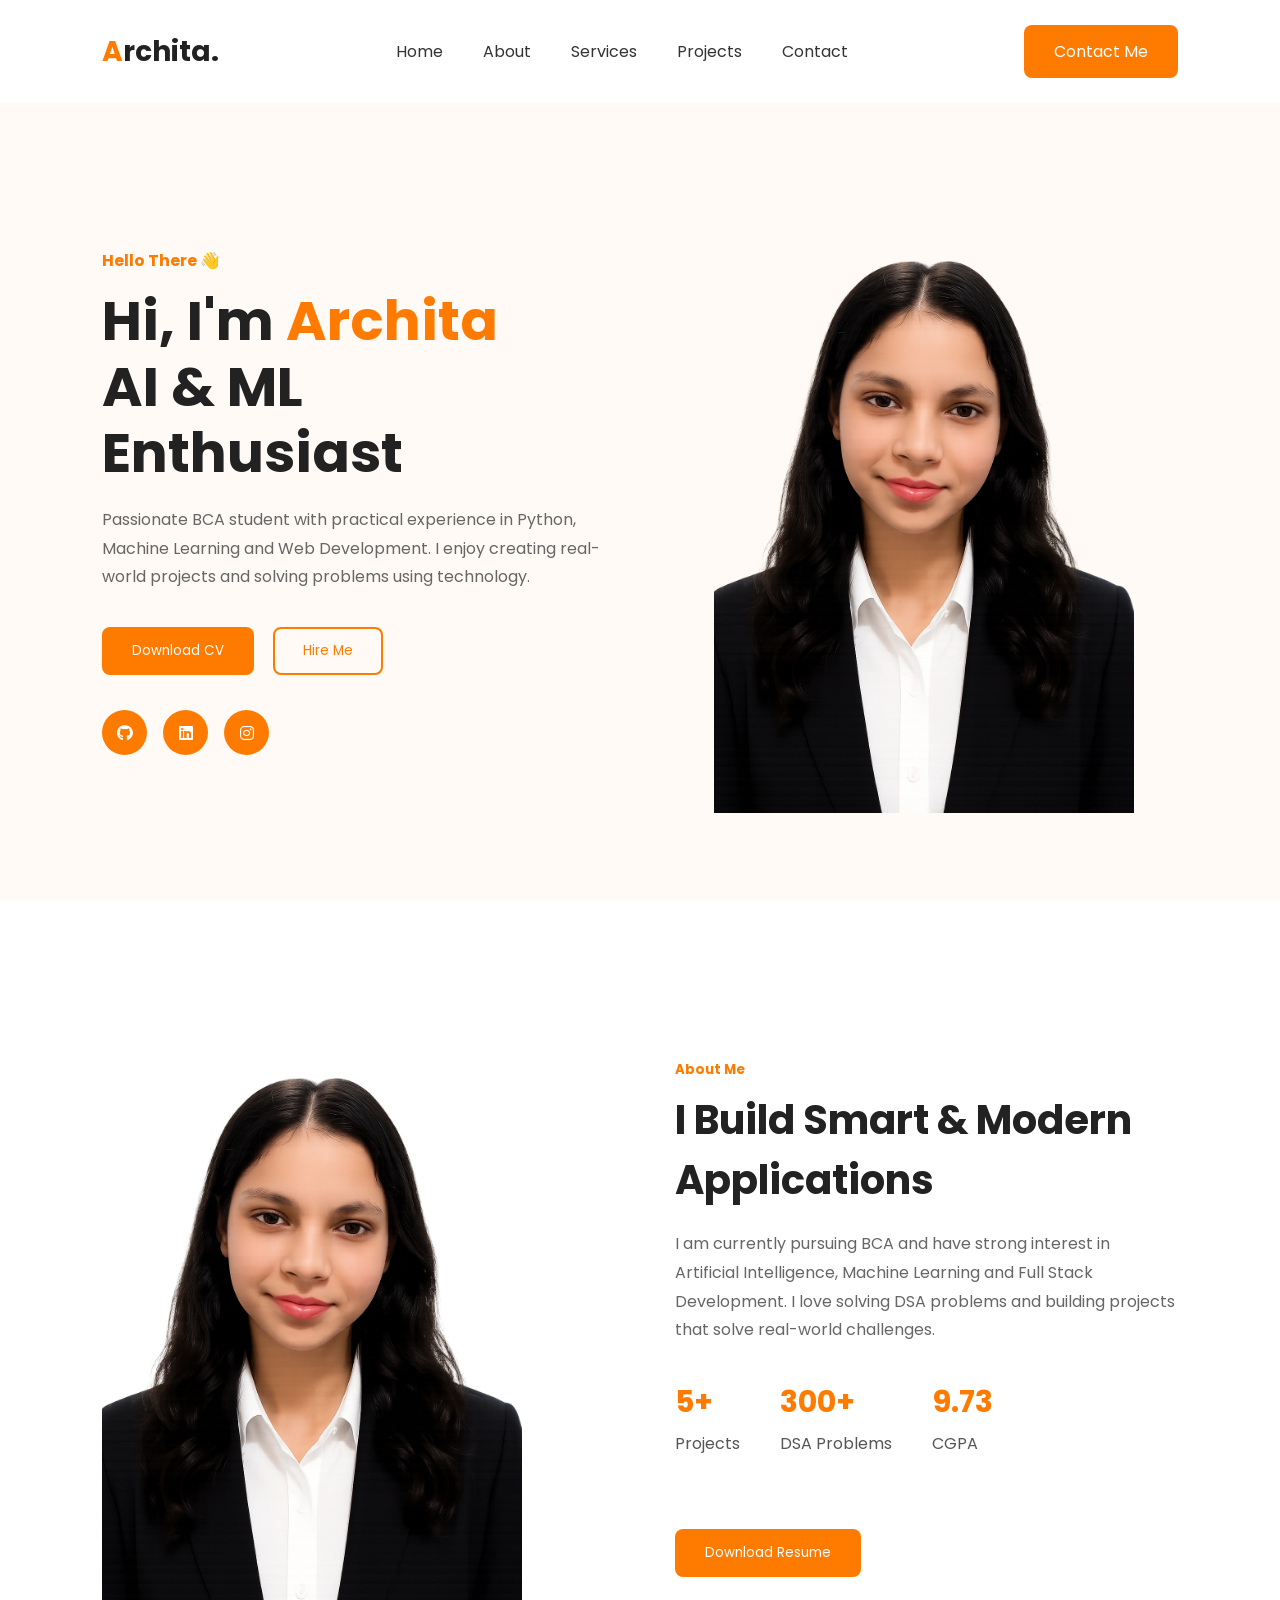
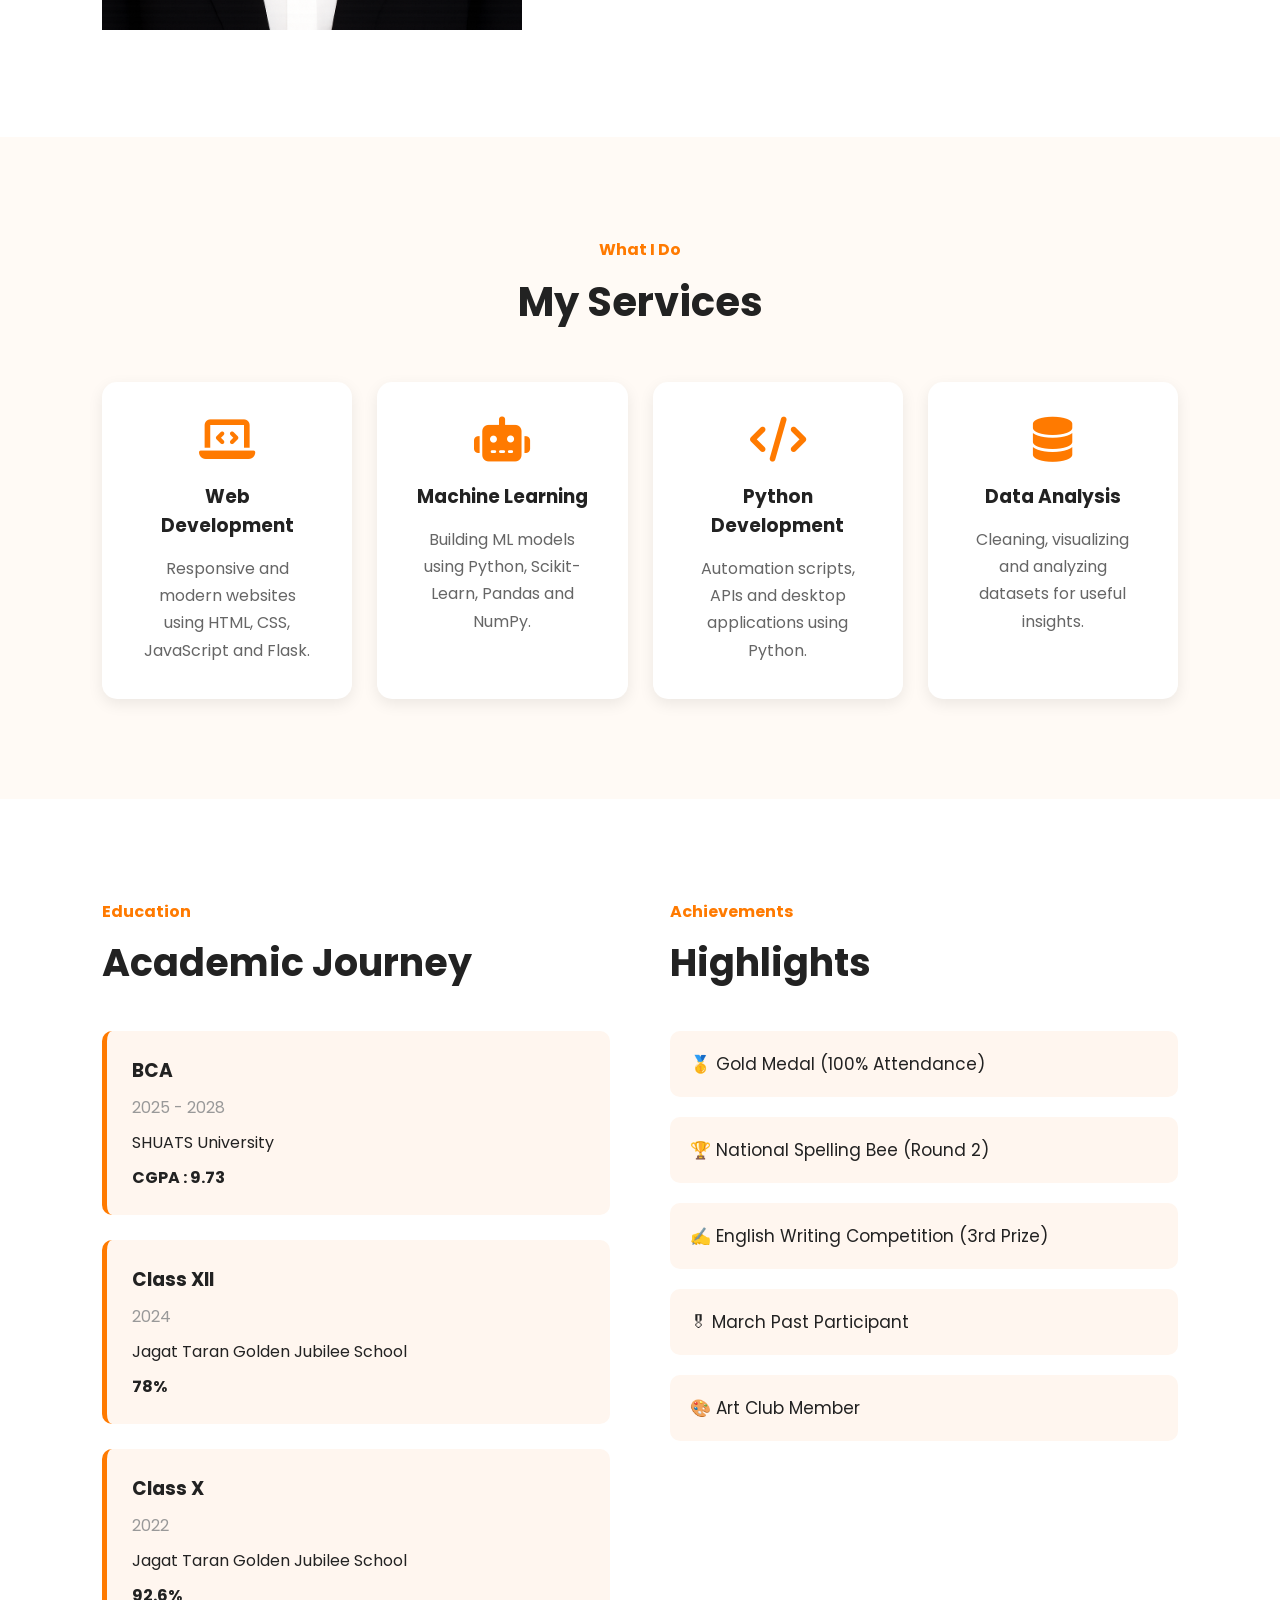
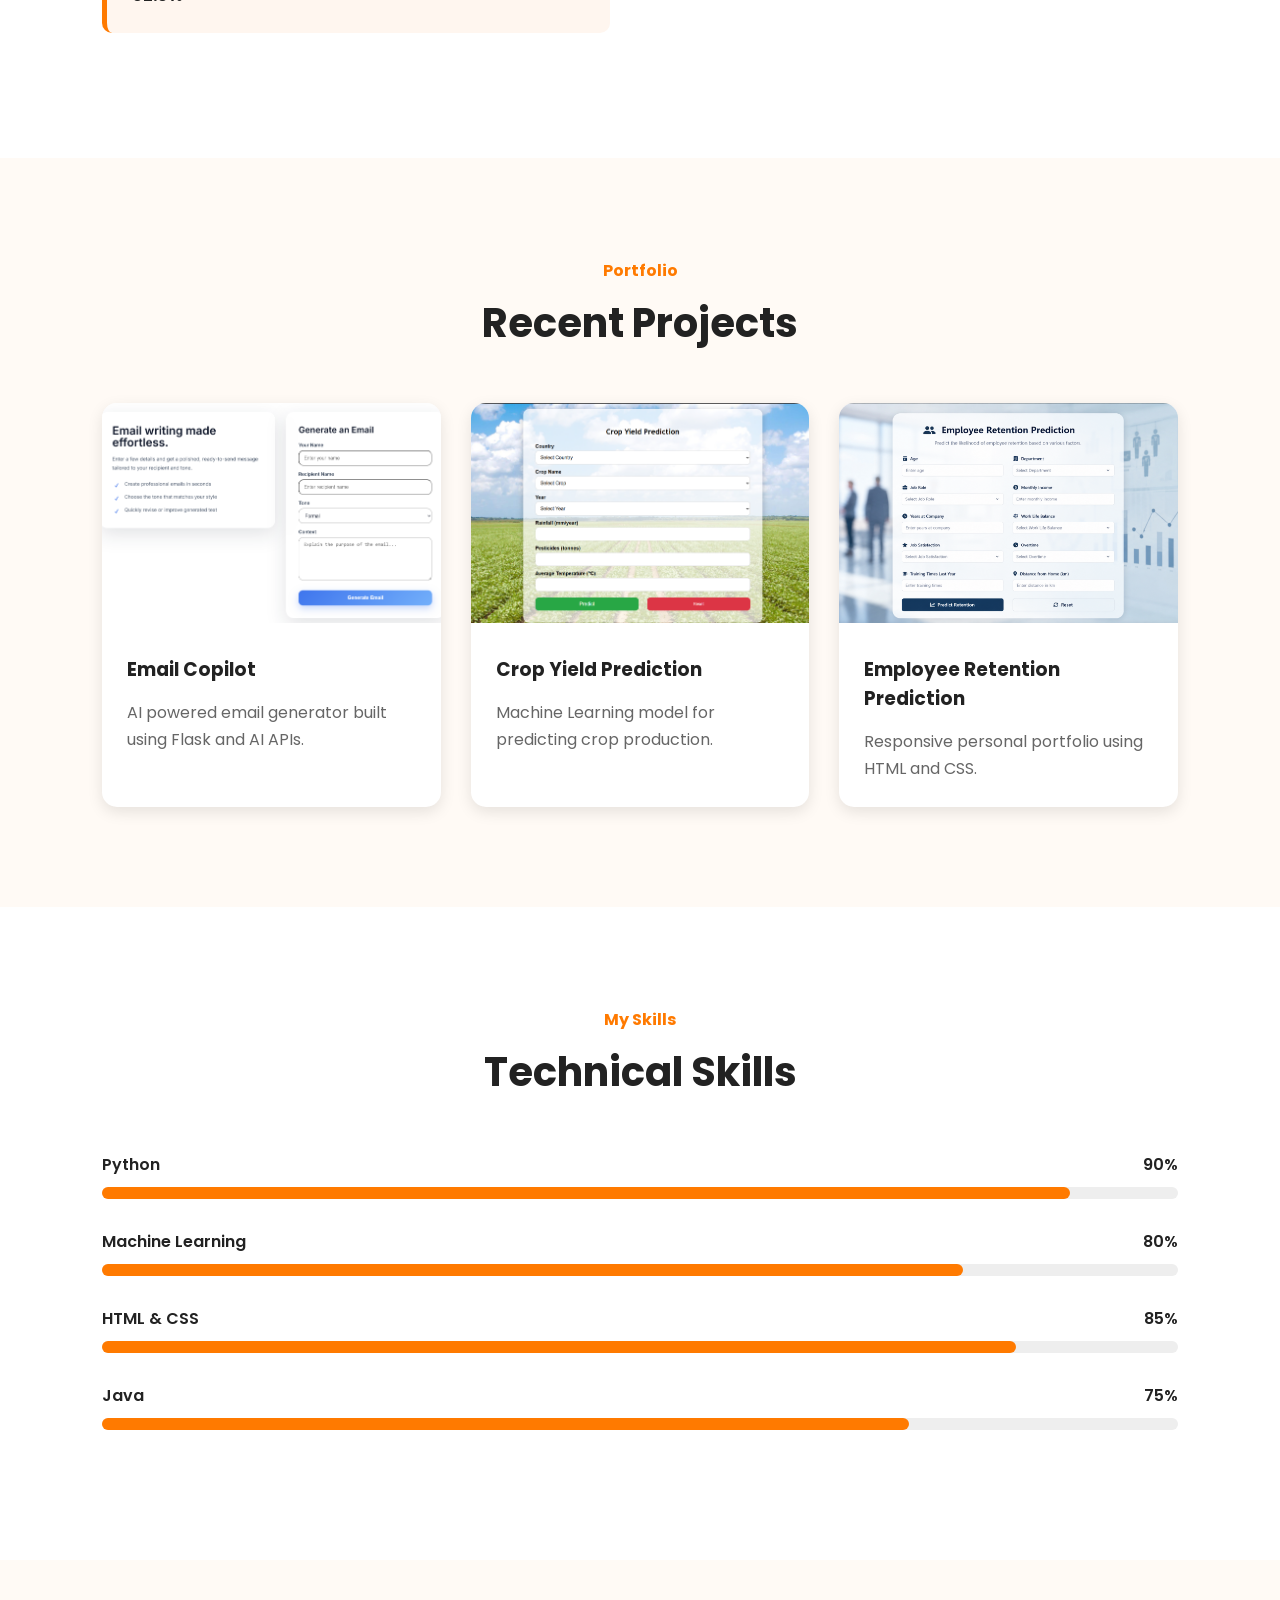
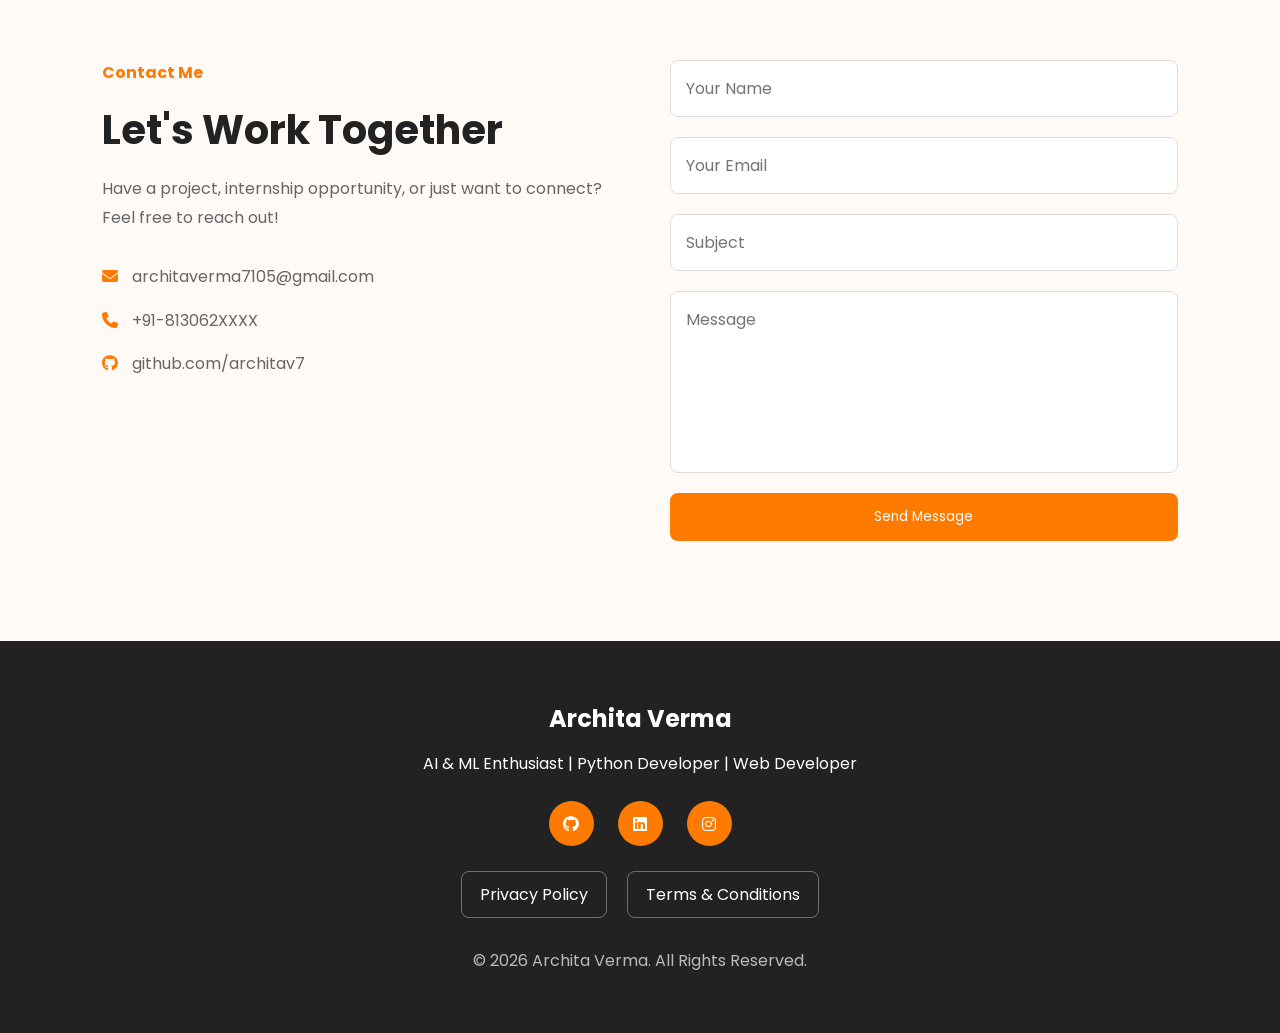
<file: index.html>
<!DOCTYPE html>
<html lang="en">
<head>
    <meta charset="UTF-8">
    <meta name="viewport" content="width=device-width, initial-scale=1.0">
    <title>Archita Verma | Portfolio</title>

 <link rel="icon" type="image/x-icon" href="/Profile.png">

    <!-- CSS -->
    <link rel="stylesheet" href="style.css">

    <!-- Icons -->
    <link rel="stylesheet"
    href="https://cdnjs.cloudflare.com/ajax/libs/font-awesome/6.5.2/css/all.min.css">
</head>


<body>

<!-- ================= NAVBAR ================= -->

<header>
 
    <div class="logo">
        <span>A</span>rchita.
    </div>

    <div class="nav-wrap">
        <input type="checkbox" id="menu-toggle" class="menu-checkbox">

        <label for="menu-toggle" class="menu-toggle" aria-label="Toggle navigation">
            <i class="fa-solid fa-bars"></i>
        </label>

        <nav class="nav-links">
            <a href="#home">Home</a>
            <a href="#about">About</a>
            <a href="#services">Services</a>
            <a href="#projects">Projects</a>
            <a href="#contact">Contact</a>
        </nav>
    </div>

   <a href="#contact" class="btn nav-links" >Contact Me</a>

</header>

<!-- ================= HERO ================= -->

<section  id="home" class="hero">

    <div class="hero-text">

        <h4>Hello There 👋</h4>

        <h1>
            Hi, I'm <span>Archita</span><br>
            AI & ML Enthusiast
        </h1>

        <p>
            Passionate BCA student with practical experience in
            Python, Machine Learning and Web Development.
            I enjoy creating real-world projects and solving
            problems using technology.
        </p>

        <div class="hero-buttons">

            <button class="btn">
                Download CV
            </button>

            <button class="btn-outline">
                Hire Me
            </button>

        </div>

        <div class="social-icons">

            <a href="#"><i class="fab fa-github"></i></a>

            <a href="#"><i class="fab fa-linkedin"></i></a>

            <a href="#"><i class="fab fa-instagram"></i></a>

        </div>

    </div>


    <div class="hero-image">

        <!-- Replace this image with your own -->
        <img    src= "Profile.png" alt="Profile">

    </div>

</section>

<!-- ================= ABOUT ================= -->

<section id="about" class="about">

    <div class="about-image">

        <img src="Profile.png" alt="Profile">

    </div>


    <div class="about-text">

        <h5>About Me</h5>

        <h2>
            I Build Smart & Modern
            Applications
        </h2>

        <p>

            I am currently pursuing BCA and have strong interest
            in Artificial Intelligence, Machine Learning and
            Full Stack Development.

            I love solving DSA problems and building projects
            that solve real-world challenges.

        </p>

        <div class="about-box">

            <div>

                <h3>5+</h3>
                <p>Projects</p>

            </div>

            <div>

                <h3>300+</h3>
                <p>DSA Problems</p>

            </div>

            <div>

                <h3>9.73</h3>
                <p>CGPA</p>

            </div>

        </div>

        <button class="btn">

            Download Resume

        </button>

    </div>

</section>
  <!-- ================= SERVICES ================= -->

<section id="services" class="services">

    <h4>What I Do</h4>
    <h2>My Services</h2>

    <div class="service-container">

        <div class="service-card">
            <i class="fas fa-laptop-code"></i>
            <h3>Web Development</h3>
            <p>
                Responsive and modern websites using HTML, CSS,
                JavaScript and Flask.
            </p>
        </div>

        <div class="service-card">
            <i class="fas fa-robot"></i>
            <h3>Machine Learning</h3>
            <p>
                Building ML models using Python,
                Scikit-Learn, Pandas and NumPy.
            </p>
        </div>

        <div class="service-card">
            <i class="fas fa-code"></i>
            <h3>Python Development</h3>
            <p>
                Automation scripts, APIs and desktop
                applications using Python.
            </p>
        </div>

        <div class="service-card">
            <i class="fas fa-database"></i>
            <h3>Data Analysis</h3>
            <p>
                Cleaning, visualizing and analyzing
                datasets for useful insights.
            </p>
        </div>

    </div>

</section>


<!-- ================= EDUCATION ================= -->

<section id="education" class="education">

    <div class="education-left">

        <h4>Education</h4>
        <h2>Academic Journey</h2>

        <div class="edu-box">

            <h3>BCA</h3>
            <span>2025 - 2028</span>

            <p>
                SHUATS University
            </p>

            <strong>CGPA : 9.73</strong>

        </div>

        <div class="edu-box">

            <h3>Class XII</h3>
            <span>2024</span>

            <p>
                Jagat Taran Golden Jubilee School
            </p>

            <strong>78%</strong>

        </div>

        <div class="edu-box">

            <h3>Class X</h3>
            <span>2022</span>

            <p>
                Jagat Taran Golden Jubilee School
            </p>

            <strong>92.6%</strong>

        </div>

    </div>


    <div class="education-right">

        <h4>Achievements</h4>
        <h2>Highlights</h2>

        <div class="achievement">

            🥇 Gold Medal (100% Attendance)

        </div>

        <div class="achievement">

            🏆 National Spelling Bee (Round 2)

        </div>

        <div class="achievement">

            ✍️ English Writing Competition (3rd Prize)

        </div>

        <div class="achievement">

            🎖 March Past Participant

        </div>

        <div class="achievement">

            🎨 Art Club Member

        </div>

    </div>

</section>


<!-- ================= PROJECTS ================= -->

<section id="projects" class="projects">

    <h4>Portfolio</h4>
    <h2>Recent Projects</h2>

    <div class="project-container">

        <div class="project-card">

            <img src="Email Writer .png">

            <div class="project-info">

                <h3>Email Copilot</h3>

                <p>
                    AI powered email generator
                    built using Flask and AI APIs.
                </p>

            </div>

        </div>

        <div class="project-card">

            <img src="crop.png">

            <div class="project-info">

                <h3>Crop Yield Prediction</h3>

                <p>
                    Machine Learning model
                    for predicting crop production.
                </p>

            </div>

        </div>

        <div class="project-card">

            <img src="Employee Retention.png">

            <div class="project-info">

                <h3>Employee Retention Prediction</h3>

                <p>
                    Responsive personal portfolio
                    using HTML and CSS.
                </p>

            </div>

        </div>

    </div>

</section>
<!-- ================= SKILLS ================= -->

<section class="skills">

    <h4>My Skills</h4>
    <h2>Technical Skills</h2>

    <div class="skill">

        <div class="skill-title">
            <span>Python</span>
            <span>90%</span>
        </div>

        <div class="progress">
            <div class="progress-bar" style="width:90%;"></div>
        </div>

    </div>

    <div class="skill">

        <div class="skill-title">
            <span>Machine Learning</span>
            <span>80%</span>
        </div>

        <div class="progress">
            <div class="progress-bar" style="width:80%;"></div>
        </div>

    </div>

    <div class="skill">

        <div class="skill-title">
            <span>HTML & CSS</span>
            <span>85%</span>
        </div>

        <div class="progress">
            <div class="progress-bar" style="width:85%;"></div>
        </div>

    </div>

    <div class="skill">

        <div class="skill-title">
            <span>Java</span>
            <span>75%</span>
        </div>

        <div class="progress">
            <div class="progress-bar" style="width:75%;"></div>
        </div>

    </div>

</section>


<!-- ================= CONTACT ================= -->

<section id="contact" class="contact">

    <div class="contact-left">

        <h4>Contact Me</h4>

        <h2>Let's Work Together</h2>

        <p>
            Have a project, internship opportunity, or just want to connect?
            Feel free to reach out!
        </p>

        <div class="contact-info">
            <p><i class="fas fa-envelope"></i> architaverma7105@gmail.com</p>
            <p><i class="fas fa-phone"></i> +91-813062XXXX</p>
            <p><i class="fab fa-github"></i> github.com/architav7</p>
        </div>

    </div>


    <div class="contact-right">

        <form action = "https://formspree.io/f/mzdnjjzd" method = "POST">

            <input type="text" placeholder="Your Name" name = "name">

            <input type="email" placeholder="Your Email" name = "email">

            <input type="text" placeholder="Subject" name = "subject">

            <textarea rows="6" placeholder="Message" name = "message"></textarea>

            <button type = "submit" class="btn">
                Send Message
            </button>

        </form>

    </div>

</section>


<!-- ================= FOOTER ================= -->

<footer>

    <h2>Archita Verma</h2>

    <p>
        AI & ML Enthusiast | Python Developer | Web Developer
    </p>

    <div class="footer-icons">

        <a href="#"><i class="fab fa-github"></i></a>

        <a href="#"><i class="fab fa-linkedin"></i></a>

        <a href="#"><i class="fab fa-instagram"></i></a>

    </div>

    <div class="footer-links">
        <a href="privacy-policy.html">Privacy Policy</a>
        <a href="terms-and-conditions.html">Terms & Conditions</a>
    </div>

    <p class="copyright">

        © 2026 Archita Verma. All Rights Reserved.

    </p>

</footer>

</body>
</html>
</file>
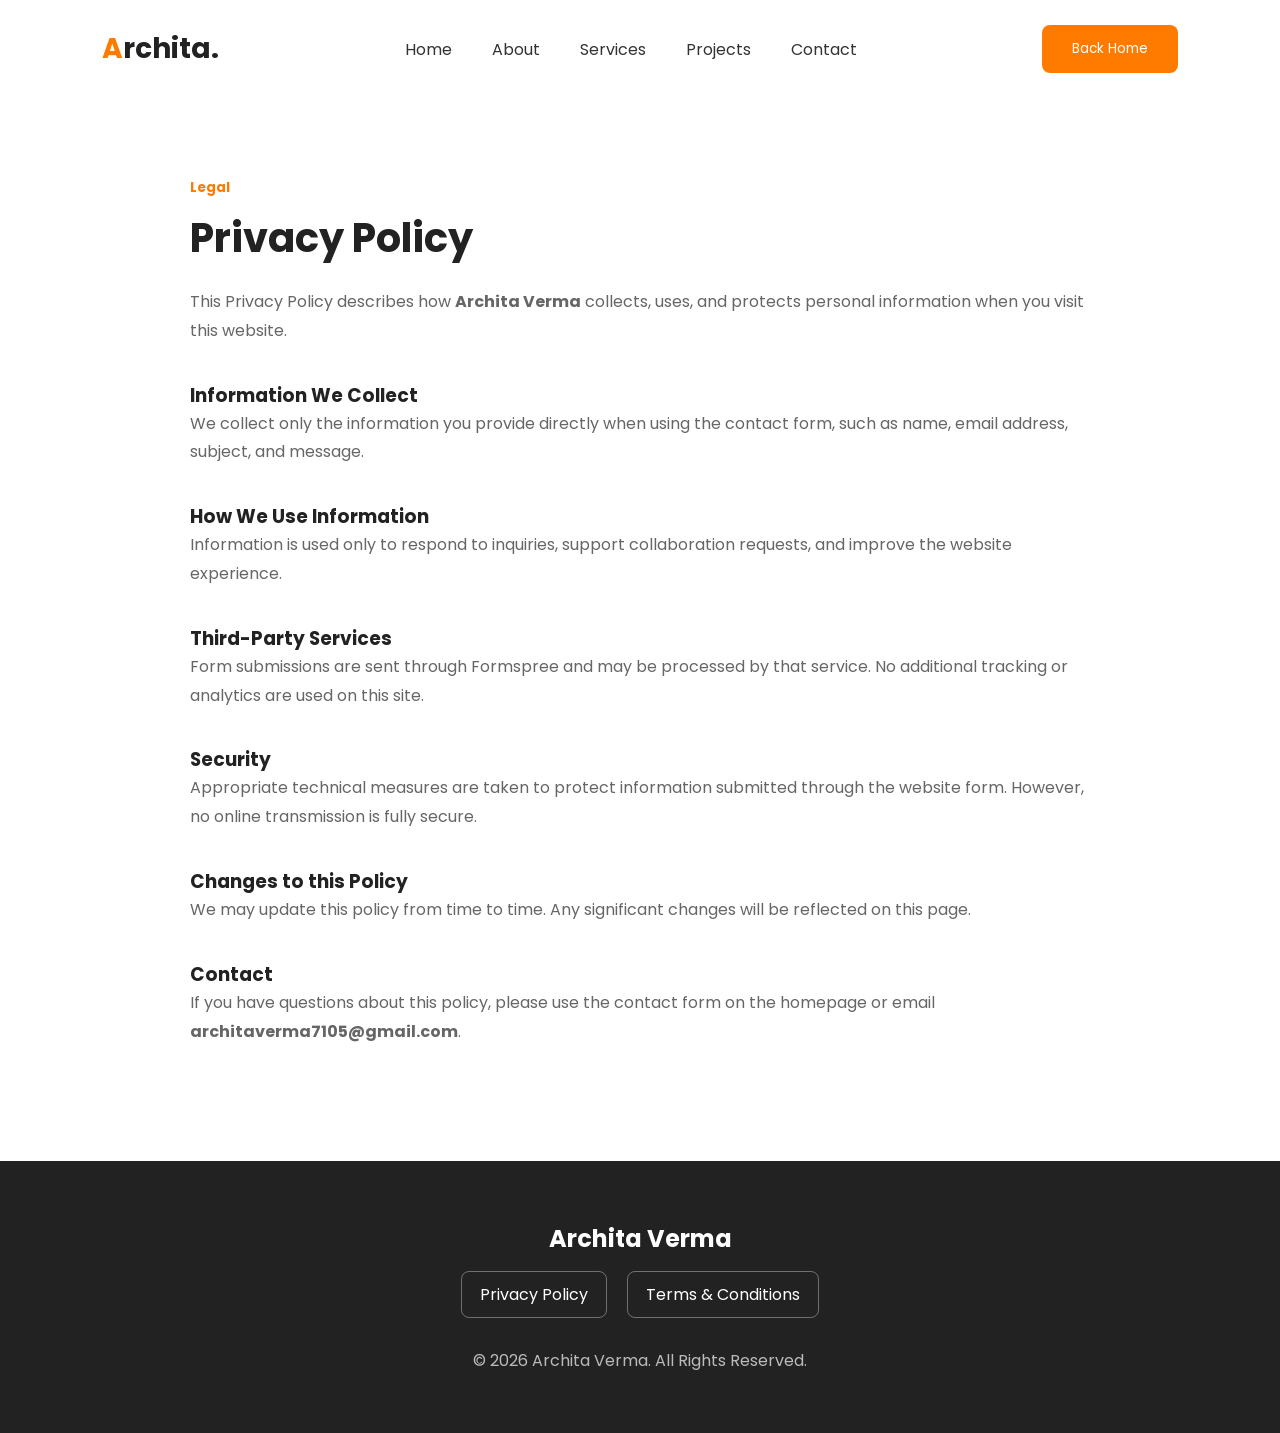
<file: privacy-policy.html>
<!DOCTYPE html>
<html lang="en">
<head>
    <meta charset="UTF-8">
    <meta name="viewport" content="width=device-width, initial-scale=1.0">
    <title>Privacy Policy | Archita Verma</title>
    <link rel="stylesheet" href="style.css">
</head>
<body>
<header>
    <div class="logo"><span>A</span>rchita.</div>
    <nav>
        <a href="index.html">Home</a>
        <a href="index.html#about">About</a>
        <a href="index.html#services">Services</a>
        <a href="index.html#projects">Projects</a>
        <a href="index.html#contact">Contact</a>
    </nav>
    <button class="btn"><a href="index.html" style="color:white; text-decoration:none;">Back Home</a></button>
</header>
<section class="about" style="padding:80px 8%;">
    <div class="about-text" style="flex:1; max-width:900px; margin:auto;">
        <h5>Legal</h5>
        <h2>Privacy Policy</h2>
        <p>This Privacy Policy describes how <strong>Archita Verma</strong> collects, uses, and protects personal information when you visit this website.</p>
        <h3>Information We Collect</h3>
        <p>We collect only the information you provide directly when using the contact form, such as name, email address, subject, and message.</p>
        <h3>How We Use Information</h3>
        <p>Information is used only to respond to inquiries, support collaboration requests, and improve the website experience.</p>
        <h3>Third-Party Services</h3>
        <p>Form submissions are sent through Formspree and may be processed by that service. No additional tracking or analytics are used on this site.</p>
        <h3>Security</h3>
        <p>Appropriate technical measures are taken to protect information submitted through the website form. However, no online transmission is fully secure.</p>
        <h3>Changes to this Policy</h3>
        <p>We may update this policy from time to time. Any significant changes will be reflected on this page.</p>
        <h3>Contact</h3>
        <p>If you have questions about this policy, please use the contact form on the homepage or email <strong>architaverma7105@gmail.com</strong>.</p>
    </div>
</section>
<footer>
    <h2>Archita Verma</h2>
    <div class="footer-links">
        <a href="privacy-policy.html">Privacy Policy</a>
        <a href="terms-and-conditions.html">Terms & Conditions</a>
    </div>
    <p class="copyright">© 2026 Archita Verma. All Rights Reserved.</p>
</footer>
</body>
</html>
</file>
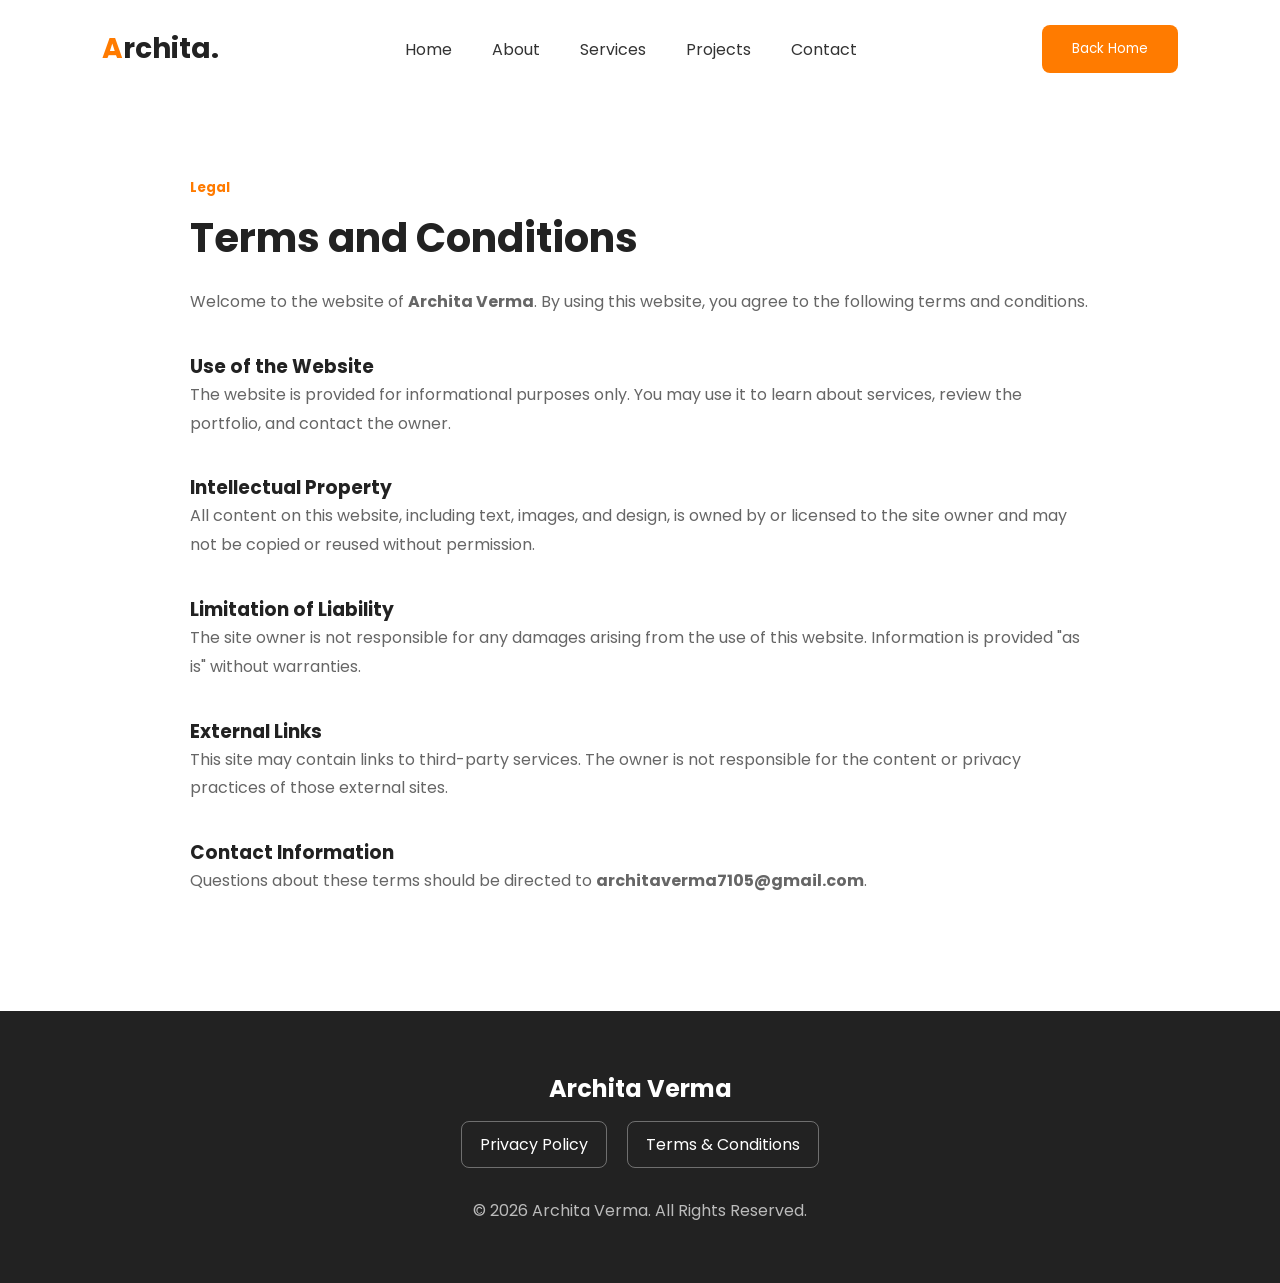
<file: terms-and-conditions.html>
<!DOCTYPE html>
<html lang="en">
<head>
    <meta charset="UTF-8">
    <meta name="viewport" content="width=device-width, initial-scale=1.0">
    <title>Terms and Conditions | Archita Verma</title>
    <link rel="stylesheet" href="style.css">
</head>
<body>
<header>
    <div class="logo"><span>A</span>rchita.</div>
    <nav>
        <a href="index.html">Home</a>
        <a href="index.html#about">About</a>
        <a href="index.html#services">Services</a>
        <a href="index.html#projects">Projects</a>
        <a href="index.html#contact">Contact</a>
    </nav>
    <button class="btn"><a href="index.html" style="color:white; text-decoration:none;">Back Home</a></button>
</header>
<section class="about" style="padding:80px 8%;">
    <div class="about-text" style="flex:1; max-width:900px; margin:auto;">
        <h5>Legal</h5>
        <h2>Terms and Conditions</h2>
        <p>Welcome to the website of <strong>Archita Verma</strong>. By using this website, you agree to the following terms and conditions.</p>
        <h3>Use of the Website</h3>
        <p>The website is provided for informational purposes only. You may use it to learn about services, review the portfolio, and contact the owner.</p>
        <h3>Intellectual Property</h3>
        <p>All content on this website, including text, images, and design, is owned by or licensed to the site owner and may not be copied or reused without permission.</p>
        <h3>Limitation of Liability</h3>
        <p>The site owner is not responsible for any damages arising from the use of this website. Information is provided "as is" without warranties.</p>
        <h3>External Links</h3>
        <p>This site may contain links to third-party services. The owner is not responsible for the content or privacy practices of those external sites.</p>
        <h3>Contact Information</h3>
        <p>Questions about these terms should be directed to <strong>architaverma7105@gmail.com</strong>.</p>
    </div>
</section>
<footer>
    <h2>Archita Verma</h2>
    <div class="footer-links">
        <a href="privacy-policy.html">Privacy Policy</a>
        <a href="terms-and-conditions.html">Terms & Conditions</a>
    </div>
    <p class="copyright">© 2026 Archita Verma. All Rights Reserved.</p>
</footer>
</body>
</html>
</file>
<file: style.css>
/* Google Font */

@import url('https://fonts.googleapis.com/css2?family=Poppins:wght@300;400;500;600;700;800&display=swap');

*{
    margin:0;
    padding:0;
    box-sizing:border-box;
    font-family:'Poppins',sans-serif;
}

body{

    background:#fffaf5;
    color:#222;
}

/* Navbar */

header{

    display:flex;
    justify-content:space-between;
    align-items:center;

    padding:25px 8%;

    background:white;

    position:sticky;
    top:0;

    z-index:100;
}

.nav-wrap{
    position:relative;
    display:flex;
    align-items:center;
}

.menu-checkbox{
    display:none;
}

.menu-toggle{
    display:none;
    cursor:pointer;
    font-size:22px;
    color:#333;
    padding:10px;
    border-radius:50%;
    background:#fff6ef;
}

.logo{

    font-size:28px;
    font-weight:700;
}

.logo span{

    color:#ff7b00;
}

nav a{

    text-decoration:none;

    color:#333;

    margin:0 18px;

    font-size:16px;

    transition:.3s;
}

nav a:hover{

    color:#ff7b00;
}

.btn{

    background:#ff7b00;

    color:white;

    border:none;

    padding:14px 30px;

    border-radius:8px;

    cursor:pointer;

    transition:.3s;

    text-decoration: none;
}

.btn:hover{

    background:#ff8f22;
}

.btn-outline{

    background:none;

    border:2px solid #ff7b00;

    color:#ff7b00;

    padding:12px 28px;

    border-radius:8px;

    cursor:pointer;

    margin-left:15px;
}

.btn-outline:hover{

    background:#ff7b00;

    color:white;
}






/* Hero */

.hero{

    display:flex;

    justify-content:space-between;

    align-items:center;

    padding:80px 8%;

    gap:60px;
}

.hero-text{

    flex:1;
}

.hero-text h4{

    color:#ff7b00;

    margin-bottom:15px;
}

.hero-text h1{

    font-size:55px;

    line-height:1.2;

    margin-bottom:20px;
}

.hero-text span{

    color:#ff7b00;
}

.hero-text p{

    color:#666;

    line-height:1.8;

    margin-bottom:35px;
}

.hero-buttons{

    margin-bottom:35px;
}

.social-icons a{

    display:inline-flex;

    justify-content:center;

    align-items:center;

    width:45px;

    height:45px;

    background:#ff7b00;

    color:white;

    border-radius:50%;

    margin-right:12px;

    text-decoration:none;

    transition:.3s;
}

.social-icons a:hover{

    transform:translateY(-5px);
}

.hero-image{

    flex:1;

    text-align:center;
}

.hero-image img{

    width:420px;

    max-width:100%;
}

/* About */

.about{

    display:flex;

    justify-content:space-between;

    align-items:center;

    padding:100px 8%;

    gap:70px;

    background:white;
}

.about-image{

    flex:1;
}

.about-image img{

    width:420px;

    max-width:100%;
}

.about-text{

    flex:1;
}

.about-text h5{

    color:#ff7b00;

    margin-bottom:10px;
}

.about-text h2{

    font-size:40px;

    margin-bottom:20px;
}

.about-text p{

    color:#666;

    line-height:1.8;

    margin-bottom:35px;
}

.about-box{

    display:flex;

    gap:40px;

    margin-bottom:35px;
}

.about-box h3{

    color:#ff7b00;

    font-size:30px;
}

.about-box p{

    margin-top:5px;

    color:#555;
}

/* ================= SERVICES ================= */

.services{

    padding:100px 8%;
    background:#fffaf5;
    text-align:center;

}

.services h4{

    color:#ff7a00;
}

.services h2{

    font-size:40px;
    margin:10px 0 50px;

}

.service-container{

    display:grid;
    grid-template-columns:repeat(auto-fit,minmax(250px,1fr));
    gap:25px;

}

.service-card{

    background:white;
    padding:35px;
    border-radius:15px;
    transition:.3s;
    box-shadow:0 5px 15px rgba(0,0,0,.08);

}

.service-card:hover{

    transform:translateY(-10px);

}

.service-card i{

    font-size:45px;
    color:#ff7a00;
    margin-bottom:20px;

}

.service-card h3{

    margin-bottom:15px;

}

.service-card p{

    color:#666;
    line-height:1.7;

}

/* ================= EDUCATION ================= */

.education{

    padding:100px 8%;
    display:flex;
    justify-content:space-between;
    gap:60px;
    background:white;

}

.education-left,
.education-right{

    flex:1;

}

.education h4{

    color:#ff7a00;

}

.education h2{

    margin:10px 0 40px;
    font-size:38px;

}

.edu-box{

    background:#fff6ef;
    padding:25px;
    border-left:5px solid #ff7a00;
    margin-bottom:25px;
    border-radius:10px;

}

.edu-box h3{

    margin-bottom:10px;

}

.edu-box span{

    color:#999;

}

.edu-box p{

    margin:10px 0;

}

.achievement{

    background:#fff6ef;
    padding:20px;
    margin-bottom:20px;
    border-radius:10px;
    font-size:17px;

}

/* ================= PROJECTS ================= */

.projects{

    padding:100px 8%;
    background:#fffaf5;
    text-align:center;

}

.projects h4{

    color:#ff7a00;

}

.projects h2{

    font-size:40px;
    margin:10px 0 50px;

}

.project-container{

    display:grid;
    grid-template-columns:repeat(auto-fit,minmax(320px,1fr));
    gap:30px;

}

.project-card{

    background:white;
    border-radius:15px;
    overflow:hidden;
    transition:.3s;
    box-shadow:0 5px 15px rgba(0,0,0,.1);

}

.project-card:hover{

    transform:translateY(-10px);

}

.project-card img{

    width:100%;
    height:220px;
    object-fit:cover;

}

.project-info{

    padding:25px;
    text-align:left;

}

.project-info h3{

    margin-bottom:15px;

}

.project-info p{

    color:#666;
    line-height:1.7;

}

/* ================= SKILLS ================= */

.skills{

    padding:100px 8%;
    background:white;

}

.skills h4{

    color:#ff7a00;
    text-align:center;

}

.skills h2{

    text-align:center;
    margin:10px 0 50px;
    font-size:40px;

}

.skill{

    margin-bottom:30px;

}

.skill-title{

    display:flex;
    justify-content:space-between;
    margin-bottom:10px;
    font-weight:600;

}

.progress{

    width:100%;
    background:#eee;
    height:12px;
    border-radius:50px;

}

.progress-bar{

    height:12px;
    background:#ff7a00;
    border-radius:50px;

}


/* ================= CONTACT ================= */

.contact{

    display:flex;
    justify-content:space-between;
    gap:60px;
    padding:100px 8%;
    background:#fffaf5;

}

.contact-left,
.contact-right{

    flex:1;

}

.contact h4{

    color:#ff7a00;

}

.contact h2{

    font-size:40px;
    margin:15px 0;

}

.contact p{

    color:#666;
    line-height:1.8;

}

.contact-info{

    margin-top:30px;

}

.contact-info p{

    margin-bottom:15px;

}

.contact-info i{

    color:#ff7a00;
    margin-right:10px;

}

form{

    display:flex;
    flex-direction:column;

}

form input,
form textarea{

    padding:15px;
    margin-bottom:20px;
    border:1px solid #ddd;
    border-radius:8px;
    font-size:16px;
    outline:none;

}

textarea{

    resize:none;

}


/* ================= FOOTER ================= */

footer{

    background:#222;
    color:white;
    text-align:center;
    padding:60px 20px;

}

footer h2{

    margin-bottom:15px;

}

.footer-icons{

    margin:25px 0;

}

.footer-links{
    display:flex;
    justify-content:center;
    gap:20px;
    flex-wrap:wrap;
    margin-bottom:20px;
}

.footer-links a{
    color:#fff;
    text-decoration:none;
    border:1px solid rgba(255,255,255,0.35);
    padding:10px 18px;
    border-radius:8px;
    transition:.3s;
}

.footer-links a:hover{
    background:rgba(255,255,255,0.1);
}

.footer-icons a{

    display:inline-flex;
    justify-content:center;
    align-items:center;

    width:45px;
    height:45px;

    border-radius:50%;

    background:#ff7a00;

    color:white;

    text-decoration:none;

    margin:0 10px;

    transition:.3s;

}

.footer-icons a:hover{

    transform:translateY(-5px);

}

.copyright{

    color:#bbb;
    margin-top:30px;

}


/* ================= RESPONSIVE ================= */

@media(max-width:992px){

header{

    flex-direction:column;
    gap:20px;

}

nav{

    display:flex;
    flex-wrap:wrap;
    justify-content:center;

}

.hero,
.about,
.education,
.contact{

    flex-direction:column;
    text-align:center;

}

.hero-image img,
.about-image img{

    width:300px;

}

.about-box{

    justify-content:center;
    flex-wrap:wrap;

}

}

@media(max-width:768px){

header{
    flex-direction:row;
    gap:15px;
}

.nav-wrap{
    margin-left:auto;
}

.menu-toggle{
    display:inline-flex;
    align-items:center;
    justify-content:center;
}

.nav-links{
    position:absolute;
    top:calc(100% + 12px);
    right:0;
    display:flex;
    flex-direction:column;
    align-items:flex-start;
    gap:10px;
    min-width:220px;
    padding:18px;
    background:white;
    border-radius:12px;
    box-shadow:0 10px 25px rgba(0,0,0,.12);
    opacity:0;
    visibility:hidden;
    transform:translateY(-8px);
    pointer-events:none;
    transition:.3s ease;
}

.menu-checkbox:checked ~ .nav-links{
    opacity:1;
    visibility:visible;
    transform:translateY(0);
    pointer-events:auto;
}

.nav-links a{
    margin:0;
    padding:6px 0;
}

.header-btn{
    display:none;
}

.hero-text h1{

    font-size:40px;

}

.services h2,
.projects h2,
.skills h2,
.contact h2,
.education h2{

    font-size:32px;

}

.project-container,
.service-container{

    grid-template-columns:1fr;

}

.btn,
.btn-outline{

    width:100%;
    margin-top:10px;

}

.hero-buttons{

    display:flex;
    flex-direction:column;

}



}
</file>
